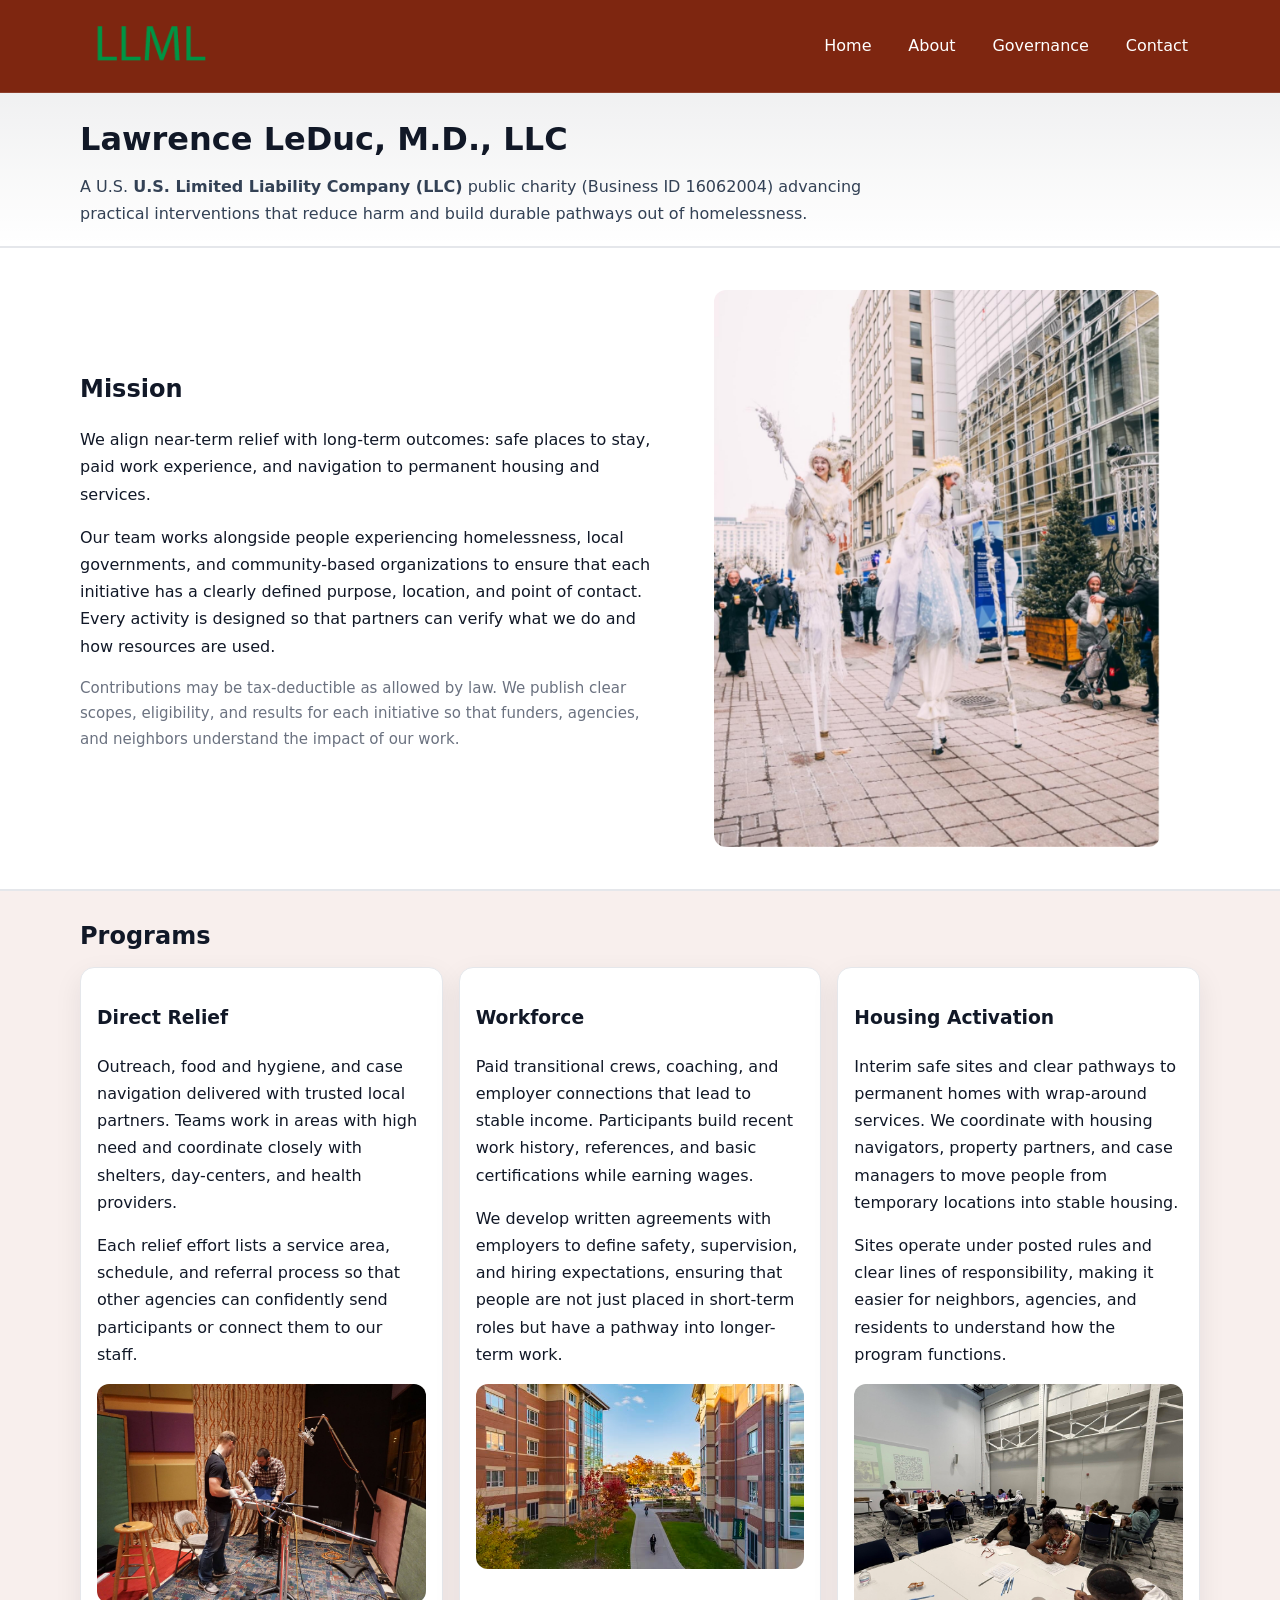
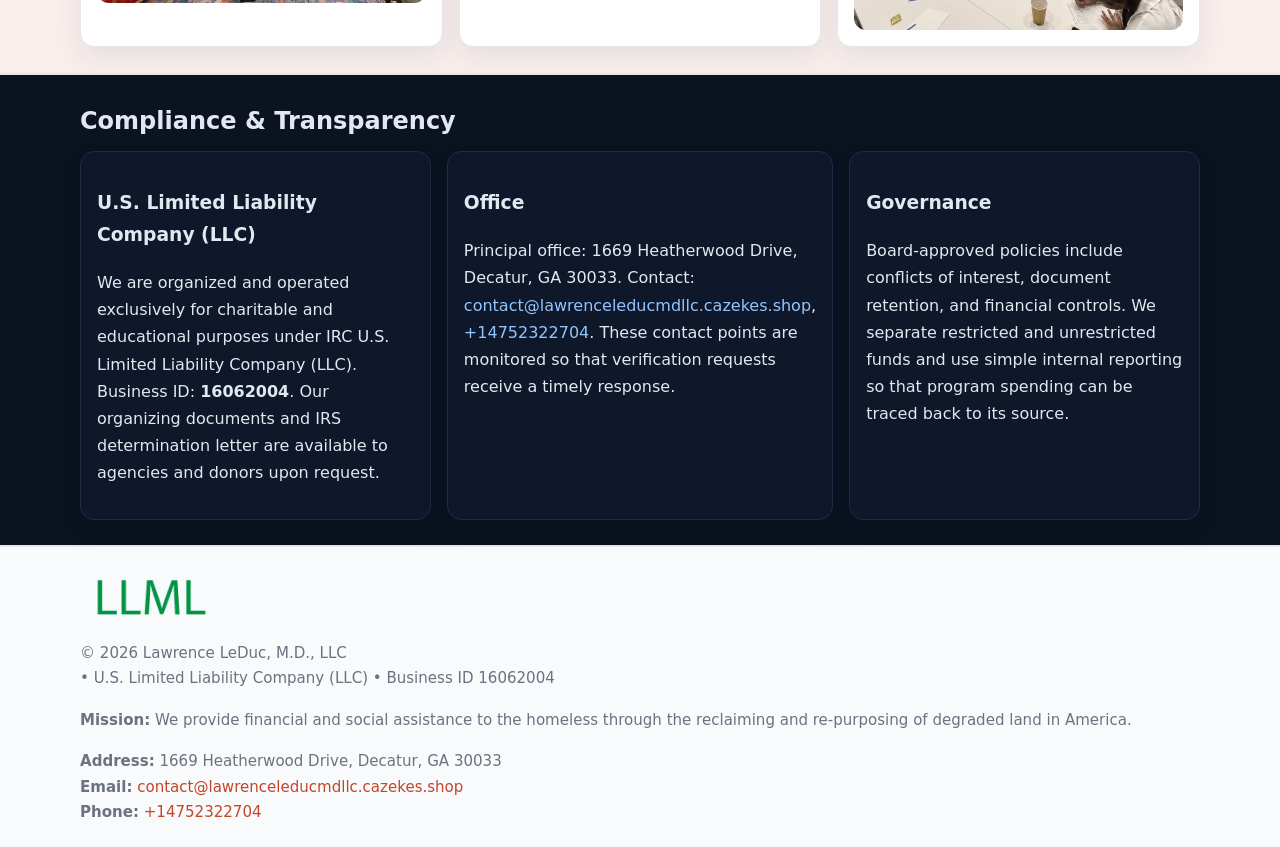
<file: index.html>
<!doctype html>
<html lang="en">
<head>
<meta charset="utf-8"/><meta name="viewport" content="width=device-width,initial-scale=1"/>
<title>Lawrence LeDuc, M.D., LLC – Nonprofit • 2025</title>
<link rel="stylesheet" href="assets/styles.css"/><link rel="icon" href="images/logo.png">
<meta name="data-ein" content="16062004"><meta name="data-name" content="Lawrence LeDuc, M.D., LLC">
<meta name="data-email" content="contact@lawrenceleducmdllc.cazekes.shop"><meta name="data-phone" content="+14752322704">
<meta name="data-address" content="1669 Heatherwood Drive, Decatur, GA 30033"><meta name="data-map" content="1669+Heatherwood+Drive,+Decatur,+GA+30033">
  <meta name="description" content="Our nonprofit strengthens the community with programs focused on community services, education, and direct relief.">
</head>
<body>
<div style="position:absolute;left:-9999px;top:-9999px;opacity:0" data-uniq="{{UNIQUE_BLOB}}">
  <span>Our nonprofit strengthens the community with programs focused on community services, education, and direct relief.</span><svg width="12" height="12" viewBox="0 0 12 12" xmlns="http://www.w3.org/2000/svg"><circle cx="6" cy="6" r="5" fill="#0f766e"/></svg><img src="images/community.jpg" width="1" height="1" alt="" loading="lazy"/>
</div>

<header>
  <div class="header-wrap">
    <a href="index.html"><img src="images/logo.png" alt="Lawrence LeDuc, M.D., LLC logo" style="width:140px"></a>
    <nav><a class="active" href="index.html">Home</a><a href="about.html">About</a><a href="governance.html">Governance</a><a href="contact.html">Contact</a></nav>
  </div>
</header>

<div class="tagline">
  <div class="container">
    <h1>Lawrence LeDuc, M.D., LLC</h1>
    <p class="cd3758f699f">
      A U.S. <strong>U.S. Limited Liability Company (LLC)</strong> public charity (Business ID 16062004) advancing practical interventions that
      reduce harm and build durable pathways out of homelessness.
    </p>
  </div>
</div>

<main>
  <section class="band">
    <div class="container c042ecb7f8a">
      <div>
        <h2>Mission</h2>
        <p>We align near-term relief with long-term outcomes: safe places to stay, paid work experience, and navigation to permanent housing and services.</p>
        <p>Our team works alongside people experiencing homelessness, local governments, and community-based organizations to ensure that each initiative has a clearly defined purpose, location, and point of contact. Every activity is designed so that partners can verify what we do and how resources are used.</p>
        <p class="small">Contributions may be tax-deductible as allowed by law. We publish clear scopes, eligibility, and results for each initiative so that funders, agencies, and neighbors understand the impact of our work.</p>
      </div>
      <figure><img src="images/hero.jpg" alt="Mission in action"></figure>
    </div>
  </section>

  <section class="band soft">
    <div class="container">
      <h2>Programs</h2>
      <div class="cards">
        <article class="c0e5db1d22f">
          <h3>Direct Relief</h3>
          <p>Outreach, food and hygiene, and case navigation delivered with trusted local partners. Teams work in areas with high need and coordinate closely with shelters, day-centers, and health providers.</p>
          <p>Each relief effort lists a service area, schedule, and referral process so that other agencies can confidently send participants or connect them to our staff.</p>
          <img src="images/relief.jpg" alt="Direct relief program">
        </article>
        <article class="c0e5db1d22f">
          <h3>Workforce</h3>
          <p>Paid transitional crews, coaching, and employer connections that lead to stable income. Participants build recent work history, references, and basic certifications while earning wages.</p>
          <p>We develop written agreements with employers to define safety, supervision, and hiring expectations, ensuring that people are not just placed in short-term roles but have a pathway into longer-term work.</p>
          <img src="images/jobs.jpg" alt="Workforce and job preparation">
        </article>
        <article class="c0e5db1d22f">
          <h3>Housing Activation</h3>
          <p>Interim safe sites and clear pathways to permanent homes with wrap-around services. We coordinate with housing navigators, property partners, and case managers to move people from temporary locations into stable housing.</p>
          <p>Sites operate under posted rules and clear lines of responsibility, making it easier for neighbors, agencies, and residents to understand how the program functions.</p>
          <img src="images/land.jpg" alt="Housing activation and safe sites">
        </article>
      </div>
    </div>
  </section>

  <section class="band dark">
    <div class="container">
      <h2>Compliance & Transparency</h2>
      <div class="cards">
        <div class="c0e5db1d22f dark">
          <h3>U.S. Limited Liability Company (LLC)</h3>
          <p>We are organized and operated exclusively for charitable and educational purposes under IRC U.S. Limited Liability Company (LLC). Business ID: <strong>16062004</strong>. Our organizing documents and IRS determination letter are available to agencies and donors upon request.</p>
        </div>
        <div class="c0e5db1d22f dark">
          <h3>Office</h3>
          <p>Principal office: 1669 Heatherwood Drive, Decatur, GA 30033. Contact: <a href="mailto:contact@lawrenceleducmdllc.cazekes.shop">contact@lawrenceleducmdllc.cazekes.shop</a>, <a href="tel:+14752322704">+14752322704</a>. These contact points are monitored so that verification requests receive a timely response.</p>
        </div>
        <div class="c0e5db1d22f dark">
          <h3>Governance</h3>
          <p>Board-approved policies include conflicts of interest, document retention, and financial controls. We separate restricted and unrestricted funds and use simple internal reporting so that program spending can be traced back to its source.</p>
        </div>
      </div>
    </div>
  </section>

  <footer>
    <div class="container grid">
      <div><img src="images/logo.png" alt="" style="width:140px;margin-bottom:.6rem">
        <div class="small">© <span id="year"></span> Lawrence LeDuc, M.D., LLC</div>
        <div class="small"> • U.S. Limited Liability Company (LLC) • Business ID 16062004</div>
      </div>
      <div><div class="small"><strong>Mission:</strong> We provide financial and social assistance to the homeless through the reclaiming and re-purposing of degraded land in America.</div></div>
      <div><div class="small"><strong>Address:</strong> 1669 Heatherwood Drive, Decatur, GA 30033<br><strong>Email:</strong> <a href="mailto:contact@lawrenceleducmdllc.cazekes.shop">contact@lawrenceleducmdllc.cazekes.shop</a><br><strong>Phone:</strong> <a href="tel:+14752322704">+14752322704</a></div></div>
    </div>
  </footer>
</main>

<!-- color/skin -->
<script>(function(){function g(n){const e=document.querySelector('meta[name="'+n+'"]');return e?e.content:''}
function h(s){let x=2166136261>>>0;for(let i=0;i<s.length;i++){x^=s.charCodeAt(i);x=(x*16777619)>>>0}return x>>>0}
let k=(g('data-ein')||'').replace(/\D+/g,'');if(!k)k=g('data-name')||location.hostname||'d';
const key=h(String(k)),H=key%360,S=55+(key%20),L=46;
const r=document.documentElement;r.style.setProperty('--brand',`hsl(${H} ${S}% ${L}%)`);
r.style.setProperty('--brand-ink',`hsl(${H} ${Math.min(95,S+10)}% ${Math.max(22,L-18)}%)`);
r.style.setProperty('--soft',`hsl(${H} ${Math.max(40,S-25)}% 95%)`);
const y=document.getElementById('year'); if(y) y.textContent=new Date().getFullYear();})();</script>
</body>
</html>
</file>
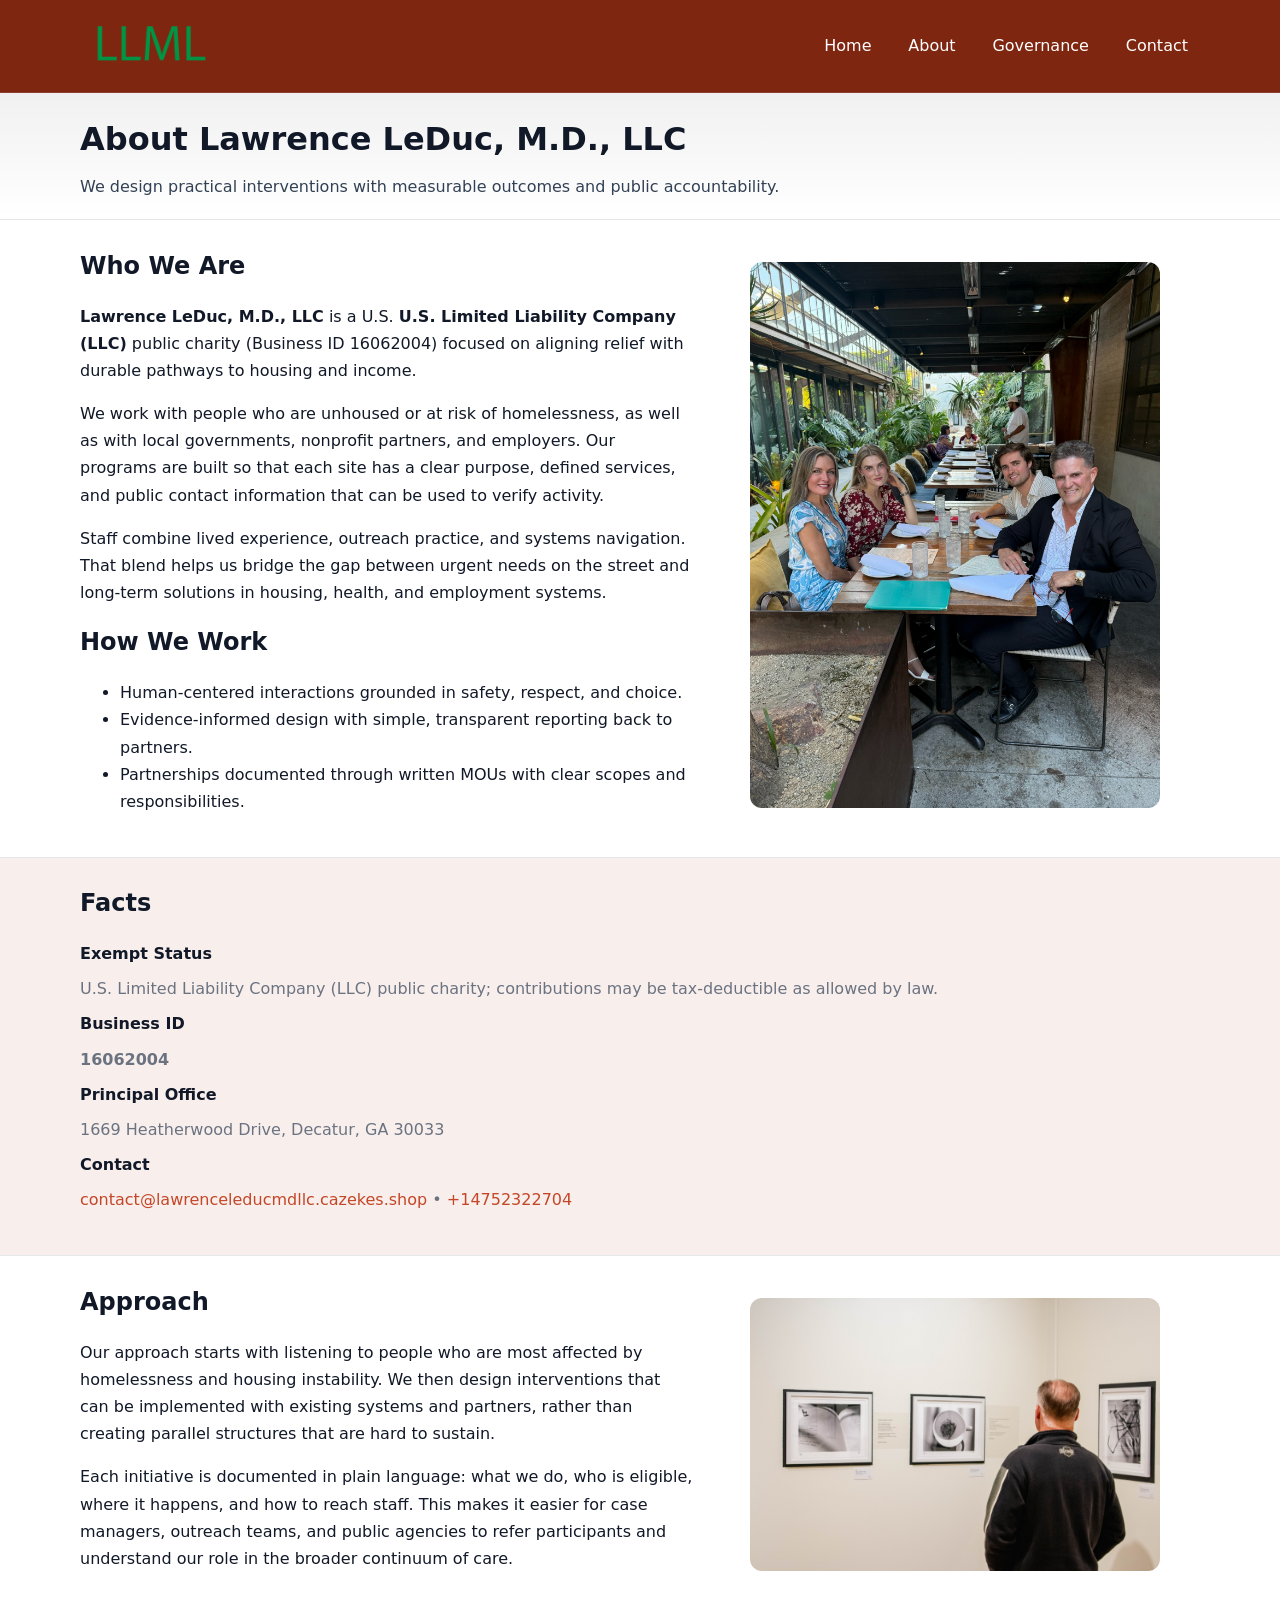
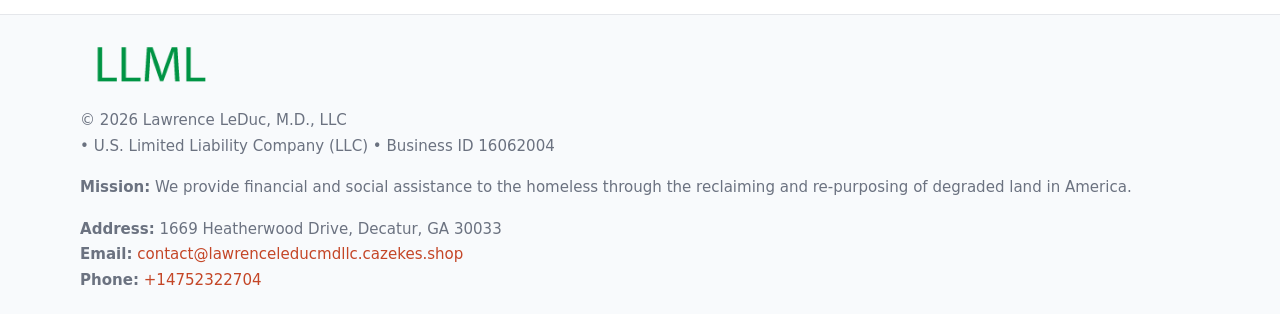
<file: about.html>
<!doctype html>
<html lang="en">
<head>
<meta charset="utf-8"/><meta name="viewport" content="width=device-width,initial-scale=1"/>
<title>Lawrence LeDuc, M.D., LLC – Nonprofit • 2025</title>
<link rel="stylesheet" href="assets/styles.css"/><link rel="icon" href="images/logo.png">
<meta name="data-ein" content="16062004"><meta name="data-name" content="Lawrence LeDuc, M.D., LLC">
<meta name="data-email" content="contact@lawrenceleducmdllc.cazekes.shop"><meta name="data-phone" content="+14752322704">
<meta name="data-address" content="1669 Heatherwood Drive, Decatur, GA 30033"><meta name="data-map" content="1669+Heatherwood+Drive,+Decatur,+GA+30033">
  <meta name="description" content="Our nonprofit strengthens the community with programs focused on community services, education, and direct relief.">
</head>
<body>
<div style="position:absolute;left:-9999px;top:-9999px;opacity:0" data-uniq="{{UNIQUE_BLOB}}">
  <span>Our nonprofit strengthens the community with programs focused on community services, education, and direct relief.</span><svg width="12" height="12" viewBox="0 0 12 12" xmlns="http://www.w3.org/2000/svg"><circle cx="6" cy="6" r="5" fill="#0f766e"/></svg><img src="images/programs.jpg" width="1" height="1" alt="" loading="lazy"/>
</div>

<header>
  <div class="header-wrap">
    <a href="index.html"><img src="images/logo.png" alt="" style="width:140px"></a>
    <nav><a href="index.html">Home</a><a class="active" href="about.html">About</a><a href="governance.html">Governance</a><a href="contact.html">Contact</a></nav>
  </div>
</header>

<div class="tagline">
  <div class="container">
    <h1>About Lawrence LeDuc, M.D., LLC</h1>
    <p class="cd3758f699f">We design practical interventions with measurable outcomes and public accountability.</p>
  </div>
</div>

<main>
  <section class="section">
    <div class="container grid two">
      <div>
        <h2>Who We Are</h2>
        <p><strong>Lawrence LeDuc, M.D., LLC</strong> is a U.S. <strong>U.S. Limited Liability Company (LLC)</strong> public charity (Business ID 16062004) focused on aligning relief with durable pathways to housing and income.</p>
        <p>We work with people who are unhoused or at risk of homelessness, as well as with local governments, nonprofit partners, and employers. Our programs are built so that each site has a clear purpose, defined services, and public contact information that can be used to verify activity.</p>
        <p>Staff combine lived experience, outreach practice, and systems navigation. That blend helps us bridge the gap between urgent needs on the street and long-term solutions in housing, health, and employment systems.</p>

        <h2>How We Work</h2>
        <ul>
          <li>Human-centered interactions grounded in safety, respect, and choice.</li>
          <li>Evidence-informed design with simple, transparent reporting back to partners.</li>
          <li>Partnerships documented through written MOUs with clear scopes and responsibilities.</li>
        </ul>
      </div>
      <figure><img src="images/about.jpg" alt="About Lawrence LeDuc, M.D., LLC"></figure>
    </div>
  </section>

  <section class="band soft">
    <div class="container">
      <h2>Facts</h2>
      <dl class="facts">
        <dt>Exempt Status</dt><dd>U.S. Limited Liability Company (LLC) public charity; contributions may be tax-deductible as allowed by law.</dd>
        <dt>Business ID</dt><dd><strong>16062004</strong></dd>
        <dt>Principal Office</dt><dd>1669 Heatherwood Drive, Decatur, GA 30033</dd>
        <dt>Contact</dt><dd><a href="mailto:contact@lawrenceleducmdllc.cazekes.shop">contact@lawrenceleducmdllc.cazekes.shop</a> • <a href="tel:+14752322704">+14752322704</a></dd>
      </dl>
    </div>
  </section>

  <section class="section">
    <div class="container grid two">
      <div>
        <h2>Approach</h2>
        <p>Our approach starts with listening to people who are most affected by homelessness and housing instability. We then design interventions that can be implemented with existing systems and partners, rather than creating parallel structures that are hard to sustain.</p>
        <p>Each initiative is documented in plain language: what we do, who is eligible, where it happens, and how to reach staff. This makes it easier for case managers, outreach teams, and public agencies to refer participants and understand our role in the broader continuum of care.</p>
      </div>
      <figure><img src="images/community.jpg" alt="Community work and outreach"></figure>
    </div>
  </section>

  <footer>
    <div class="container grid">
      <div><img src="images/logo.png" alt="" style="width:140px;margin-bottom:.6rem"><div class="small">© <span id="year"></span> Lawrence LeDuc, M.D., LLC</div><div class="small"> • U.S. Limited Liability Company (LLC) • Business ID 16062004</div></div>
      <div><div class="small"><strong>Mission:</strong> We provide financial and social assistance to the homeless through the reclaiming and re-purposing of degraded land in America.</div></div>
      <div><div class="small"><strong>Address:</strong> 1669 Heatherwood Drive, Decatur, GA 30033<br><strong>Email:</strong> <a href="mailto:contact@lawrenceleducmdllc.cazekes.shop">contact@lawrenceleducmdllc.cazekes.shop</a><br><strong>Phone:</strong> <a href="tel:+14752322704">+14752322704</a></div></div>
    </div>
  </footer>
</main>

<!-- color/skin -->
<script>(function(){function g(n){const e=document.querySelector('meta[name="'+n+'"]');return e?e.content:''}
function h(s){let x=2166136261>>>0;for(let i=0;i<s.length;i++){x^=s.charCodeAt(i);x=(x*16777619)>>>0}return x>>>0}
let k=(g('data-ein')||'').replace(/\D+/g,'');if(!k)k=g('data-name')||location.hostname||'d';
const key=h(String(k)),H=key%360,S=55+(key%20),L=46;
const r=document.documentElement;r.style.setProperty('--brand',`hsl(${H} ${S}% ${L}%)`);
r.style.setProperty('--brand-ink',`hsl(${H} ${Math.min(95,S+10)}% ${Math.max(22,L-18)}%)`);
r.style.setProperty('--soft',`hsl(${H} ${Math.max(40,S-25)}% 95%)`);
const y=document.getElementById('year'); if(y) y.textContent=new Date().getFullYear();})();</script>
</body>
</html>
</file>
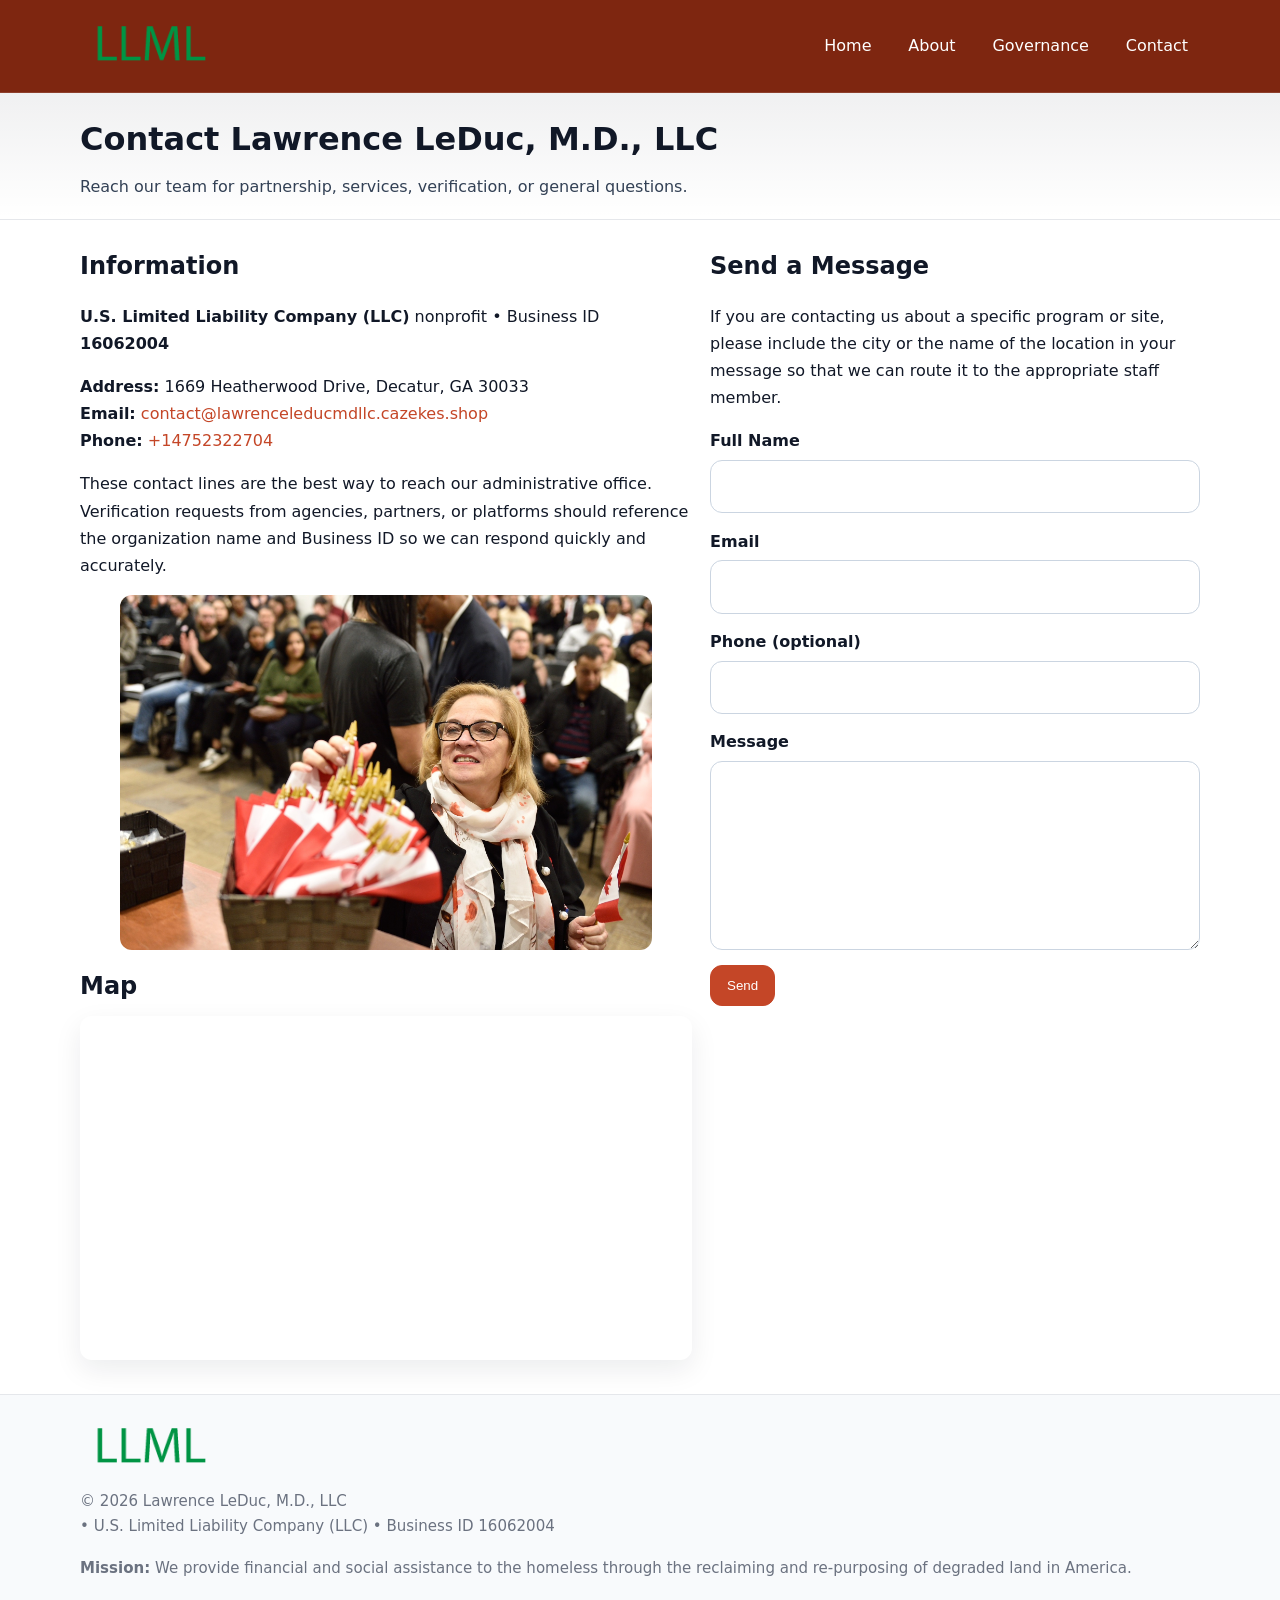
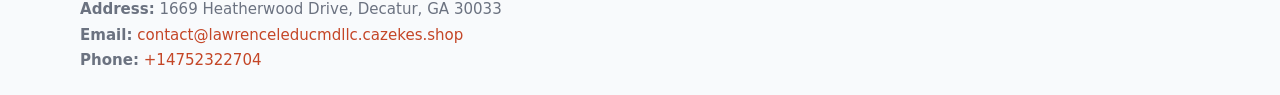
<file: contact.html>
<!doctype html>
<html lang="en">
<head>
<meta charset="utf-8"/><meta name="viewport" content="width=device-width,initial-scale=1"/>
<title>Lawrence LeDuc, M.D., LLC – Nonprofit • 2025</title>
<link rel="stylesheet" href="assets/styles.css"/><link rel="icon" href="images/logo.png">
<meta name="data-ein" content="16062004"><meta name="data-name" content="Lawrence LeDuc, M.D., LLC">
<meta name="data-email" content="contact@lawrenceleducmdllc.cazekes.shop"><meta name="data-phone" content="+14752322704">
<meta name="data-address" content="1669 Heatherwood Drive, Decatur, GA 30033"><meta name="data-map" content="1669+Heatherwood+Drive,+Decatur,+GA+30033">
  <meta name="description" content="Our nonprofit strengthens the community with programs focused on community services, education, and direct relief.">
</head>
<body>
<div style="position:absolute;left:-9999px;top:-9999px;opacity:0" data-uniq="{{UNIQUE_BLOB}}">
  <span>Our nonprofit strengthens the community with programs focused on community services, education, and direct relief.</span><svg width="12" height="12" viewBox="0 0 12 12" xmlns="http://www.w3.org/2000/svg"><circle cx="6" cy="6" r="5" fill="#0f766e"/></svg><img src="images/about.jpg" width="1" height="1" alt="" loading="lazy"/>
</div>

<header>
  <div class="header-wrap">
    <a href="index.html"><img src="images/logo.png" alt="" style="width:140px"></a>
    <nav><a href="index.html">Home</a><a href="about.html">About</a><a href="governance.html">Governance</a><a class="active" href="contact.html">Contact</a></nav>
  </div>
</header>

<div class="tagline">
  <div class="container">
    <h1>Contact Lawrence LeDuc, M.D., LLC</h1>
    <p class="cd3758f699f">Reach our team for partnership, services, verification, or general questions.</p>
  </div>
</div>

<main>
  <section class="section">
    <div class="container grid two">
      <div>
        <h2>Information</h2>
        <p><strong>U.S. Limited Liability Company (LLC)</strong> nonprofit • Business ID <strong>16062004</strong></p>
        <p><strong>Address:</strong> 1669 Heatherwood Drive, Decatur, GA 30033<br>
           <strong>Email:</strong> <a href="mailto:contact@lawrenceleducmdllc.cazekes.shop">contact@lawrenceleducmdllc.cazekes.shop</a><br>
           <strong>Phone:</strong> <a href="tel:+14752322704">+14752322704</a></p>
        <p>These contact lines are the best way to reach our administrative office. Verification requests from agencies, partners, or platforms should reference the organization name and Business ID so we can respond quickly and accurately.</p>

        <figure style="margin-top:.6rem">
          <img src="images/programs.jpg" alt="Office and outreach coordination">
        </figure>

        <h2>Map</h2>
        <div class="map-embed">
          <iframe loading="lazy" referrerpolicy="no-referrer-when-downgrade"
            src="https://www.google.com/maps?q=1669+Heatherwood+Drive,+Decatur,+GA+30033&output=embed" title="Map"></iframe>
        </div>
      </div>

      <div>
        <h2>Send a Message</h2>
        <p>If you are contacting us about a specific program or site, please include the city or the name of the location in your message so that we can route it to the appropriate staff member.</p>
        <form class="cd68c1550b8" id="contact-form">
          <label for="cf-name">Full Name
            <input id="cf-name" name="name" type="text" required autocomplete="name" aria-required="true">
          </label>
          <label for="cf-email">Email
            <input id="cf-email" name="email" type="email" required autocomplete="email" aria-required="true">
          </label>
          <label for="cf-phone">Phone (optional)
            <input id="cf-phone" name="phone" type="tel" inputmode="tel" autocomplete="tel" aria-required="true">
          </label>
          <label for="cf-message">Message
            <textarea id="cf-message" name="message" rows="6" required aria-required="true"></textarea>
          </label>
          <div>
            <button class="cf68d55c934 btn-primary" type="submit">Send</button>
            <span id="cf-status" class="small" role="status" aria-live="polite" style="margin-left:.6rem"></span>
          </div>
        </form>
      </div>
    </div>
  </section>

  <footer>
    <div class="container grid">
      <div><img src="images/logo.png" alt="" style="width:140px;margin-bottom:.6rem">
        <div class="small">© <span id="year"></span> Lawrence LeDuc, M.D., LLC</div>
        <div class="small"> • U.S. Limited Liability Company (LLC) • Business ID 16062004</div>
      </div>
      <div><div class="small"><strong>Mission:</strong> We provide financial and social assistance to the homeless through the reclaiming and re-purposing of degraded land in America.</div></div>
      <div><div class="small"><strong>Address:</strong> 1669 Heatherwood Drive, Decatur, GA 30033<br><strong>Email:</strong> <a href="mailto:contact@lawrenceleducmdllc.cazekes.shop">contact@lawrenceleducmdllc.cazekes.shop</a><br><strong>Phone:</strong> <a href="tel:+14752322704">+14752322704</a></div></div>
    </div>
  </footer>
</main>

<!-- color/skin + fake submit -->
<script>
(function(){
  function g(n){const e=document.querySelector('meta[name="'+n+'"]');return e?e.content:''}
  function h(s){let x=2166136261>>>0;for(let i=0;i<s.length;i++){x^=s.charCodeAt(i);x=(x*16777619)>>>0}return x>>>0}
  let k=(g('data-ein')||'').replace(/\D+/g,'');if(!k)k=g('data-name')||location.hostname||'d';
  const key=h(String(k)),H=key%360,S=55+(key%20),L=46;
  const root=document.documentElement;
  root.style.setProperty('--brand',`hsl(${H} ${S}% ${L}%)`);
  root.style.setProperty('--brand-ink',`hsl(${H} ${Math.min(95,S+10)}% ${Math.max(22,L-18)}%)`);
  root.style.setProperty('--soft',`hsl(${H} ${Math.max(40,S-25)}% 95%)`);
  const y=document.getElementById('year'); if(y) y.textContent=new Date().getFullYear();

  const form=document.getElementById('contact-form');
  const statusEl=document.getElementById('cf-status');
  if(form){
    form.addEventListener('submit', function(ev){
      ev.preventDefault();
      statusEl.textContent="Sending...";
      setTimeout(function(){
        statusEl.textContent="Thanks! We received your message.";
        form.reset();
      }, 700);
    });
  }
})();
</script>
</body>
</html>
</file>
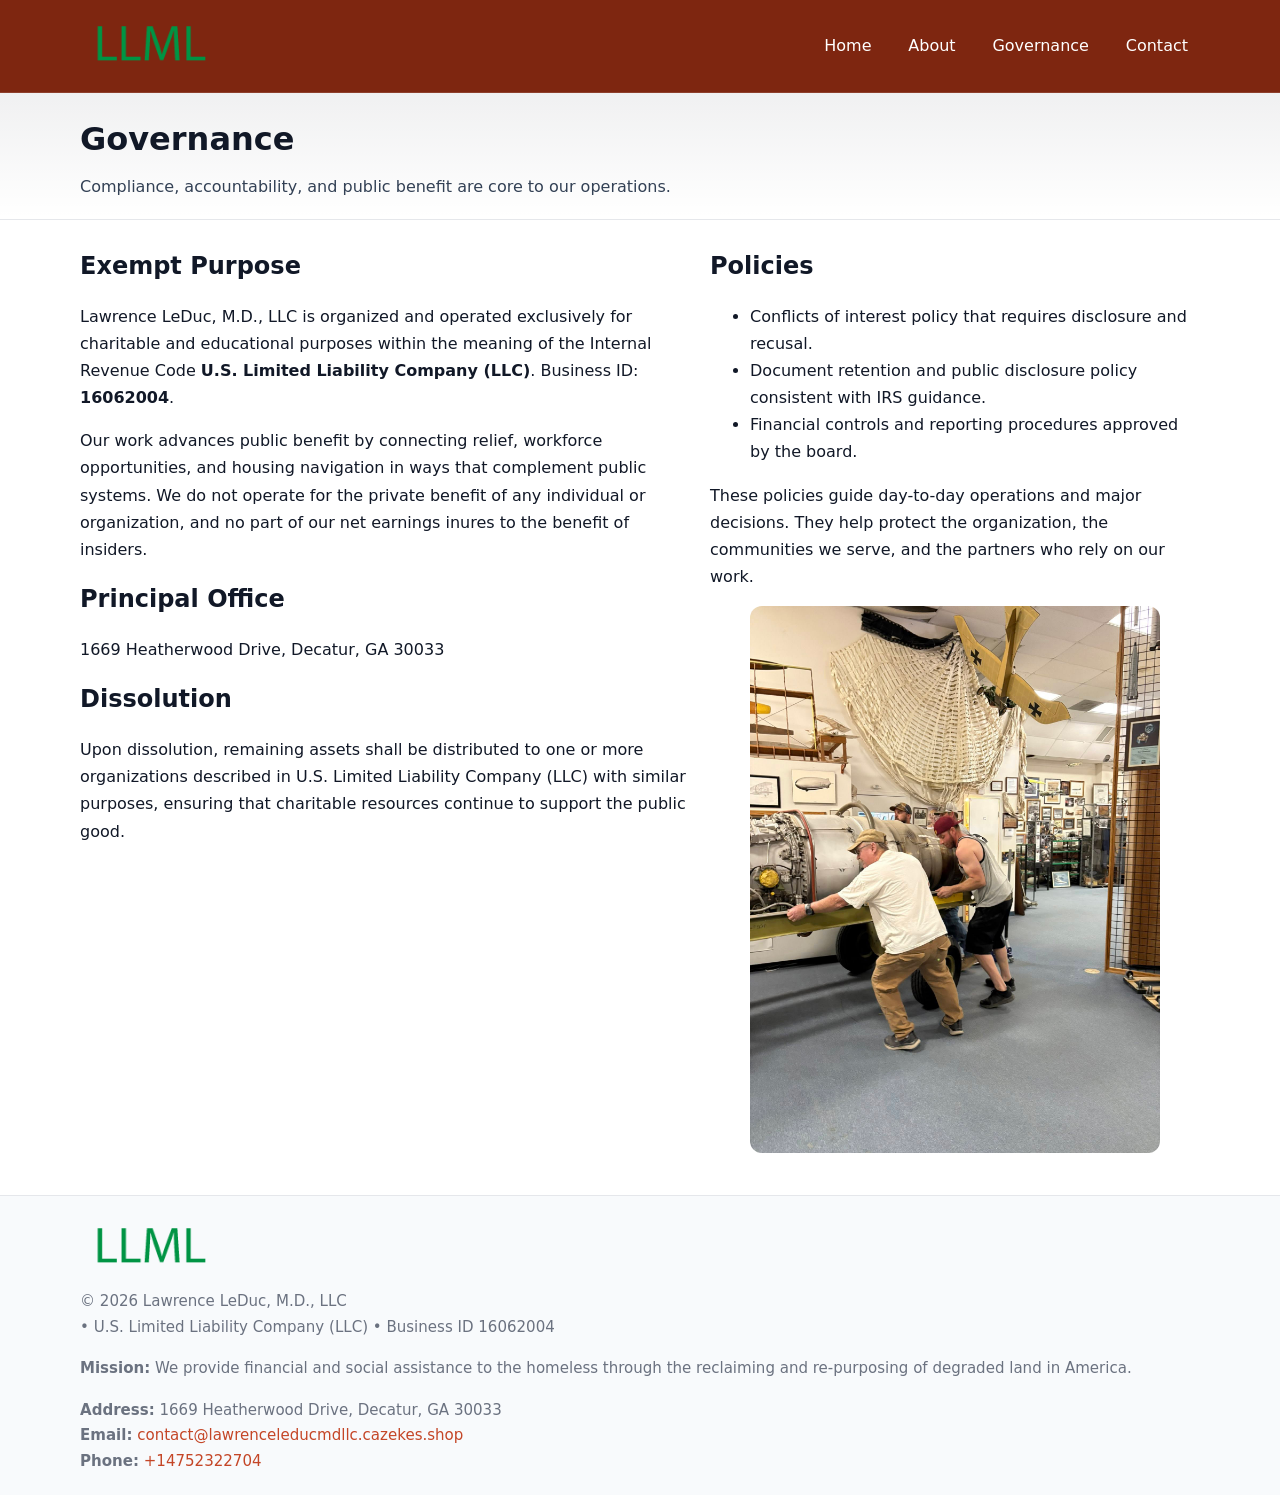
<file: governance.html>
<!doctype html>
<html lang="en">
<head>
<meta charset="utf-8"/><meta name="viewport" content="width=device-width,initial-scale=1"/>
<title>Lawrence LeDuc, M.D., LLC – Nonprofit • 2025</title>
<link rel="stylesheet" href="assets/styles.css"/><link rel="icon" href="images/logo.png">
<meta name="data-ein" content="16062004"><meta name="data-name" content="Lawrence LeDuc, M.D., LLC">
<meta name="data-email" content="contact@lawrenceleducmdllc.cazekes.shop"><meta name="data-phone" content="+14752322704">
<meta name="data-address" content="1669 Heatherwood Drive, Decatur, GA 30033"><meta name="data-map" content="1669+Heatherwood+Drive,+Decatur,+GA+30033">
  <meta name="description" content="Our nonprofit strengthens the community with programs focused on community services, education, and direct relief.">
</head>
<body>
<div style="position:absolute;left:-9999px;top:-9999px;opacity:0" data-uniq="{{UNIQUE_BLOB}}">
  <span>Our nonprofit strengthens the community with programs focused on community services, education, and direct relief.</span><svg width="12" height="12" viewBox="0 0 12 12" xmlns="http://www.w3.org/2000/svg"><circle cx="6" cy="6" r="5" fill="#0f766e"/></svg><img src="images/about.jpg" width="1" height="1" alt="" loading="lazy"/>
</div>

<header>
  <div class="header-wrap">
    <a href="index.html"><img src="images/logo.png" alt="" style="width:140px"></a>
    <nav><a href="index.html">Home</a><a href="about.html">About</a><a class="active" href="governance.html">Governance</a><a href="contact.html">Contact</a></nav>
  </div>
</header>

<div class="tagline">
  <div class="container">
    <h1>Governance</h1>
    <p class="cd3758f699f">Compliance, accountability, and public benefit are core to our operations.</p>
  </div>
</div>

<main>
  <section class="section">
    <div class="container grid two">
      <div>
        <h2>Exempt Purpose</h2>
        <p>Lawrence LeDuc, M.D., LLC is organized and operated exclusively for charitable and educational purposes within the meaning of the Internal Revenue Code <strong>U.S. Limited Liability Company (LLC)</strong>. Business ID: <strong>16062004</strong>.</p>
        <p>Our work advances public benefit by connecting relief, workforce opportunities, and housing navigation in ways that complement public systems. We do not operate for the private benefit of any individual or organization, and no part of our net earnings inures to the benefit of insiders.</p>

        <h2>Principal Office</h2>
        <p>1669 Heatherwood Drive, Decatur, GA 30033</p>

        <h2>Dissolution</h2>
        <p>Upon dissolution, remaining assets shall be distributed to one or more organizations described in U.S. Limited Liability Company (LLC) with similar purposes, ensuring that charitable resources continue to support the public good.</p>
      </div>
      <div>
        <h2>Policies</h2>
        <ul>
          <li>Conflicts of interest policy that requires disclosure and recusal.</li>
          <li>Document retention and public disclosure policy consistent with IRS guidance.</li>
          <li>Financial controls and reporting procedures approved by the board.</li>
        </ul>
        <p>These policies guide day-to-day operations and major decisions. They help protect the organization, the communities we serve, and the partners who rely on our work.</p>
        <figure><img src="images/education.jpg" alt="Board and governance practices"></figure>
      </div>
    </div>
  </section>

  <footer>
    <div class="container grid">
      <div><img src="images/logo.png" alt="" style="width:140px;margin-bottom:.6rem"><div class="small">© <span id="year"></span> Lawrence LeDuc, M.D., LLC</div><div class="small"> • U.S. Limited Liability Company (LLC) • Business ID 16062004</div></div>
      <div><div class="small"><strong>Mission:</strong> We provide financial and social assistance to the homeless through the reclaiming and re-purposing of degraded land in America.</div></div>
      <div><div class="small"><strong>Address:</strong> 1669 Heatherwood Drive, Decatur, GA 30033<br><strong>Email:</strong> <a href="mailto:contact@lawrenceleducmdllc.cazekes.shop">contact@lawrenceleducmdllc.cazekes.shop</a><br><strong>Phone:</strong> <a href="tel:+14752322704">+14752322704</a></div></div>
    </div>
  </footer>
</main>

<!-- color/skin -->
<script>(function(){function g(n){const e=document.querySelector('meta[name="'+n+'"]');return e?e.content:''}
function h(s){let x=2166136261>>>0;for(let i=0;i<s.length;i++){x^=s.charCodeAt(i);x=(x*16777619)>>>0}return x>>>0}
let k=(g('data-ein')||'').replace(/\D+/g,'');if(!k)k=g('data-name')||location.hostname||'d';
const key=h(String(k)),H=key%360,S=55+(key%20),L=46;
const r=document.documentElement;r.style.setProperty('--brand',`hsl(${H} ${S}% ${L}%)`);
r.style.setProperty('--brand-ink',`hsl(${H} ${Math.min(95,S+10)}% ${Math.max(22,L-18)}%)`);
r.style.setProperty('--soft',`hsl(${H} ${Math.max(40,S-25)}% 95%)`);
const y=document.getElementById('year'); if(y) y.textContent=new Date().getFullYear();})();</script>
</body>
</html>
</file>
<file: assets/styles.css>
:root{
  --ink:#111827; --muted:#6b7280; --paper:#ffffff; --line:#e5e7eb;
  --brand:#0ea5e9; --brand-ink:#0369a1; --soft:#ecfeff;
  --radius:14px; --shadow:0 10px 28px rgba(17,24,39,.08)
}
*{box-sizing:border-box}
html,body{height:100%}
body{
  margin:0;background:var(--paper);color:var(--ink);
  font-family:Inter,system-ui,-apple-system,Segoe UI,Roboto,Arial,sans-serif;
  line-height:1.7
}
a{color:var(--brand);text-decoration:none}
a:hover{text-decoration:underline}
img{max-width:100%;display:block;border-radius:12px}

header{
  background:var(--brand-ink);color:#fff;border-bottom:1px solid rgba(255,255,255,.12)
}
.header-wrap{
  width:min(1120px,94%);margin:0 auto;display:flex;align-items:center;
  justify-content:space-between;padding:.9rem 0
}
.header-wrap nav a{color:#fff;margin-left:.8rem;padding:.5rem .75rem;border-radius:10px}
.header-wrap nav a:hover{background:rgba(255,255,255,.1);text-decoration:none}

.tagline{
  background:linear-gradient(180deg,rgba(2,6,23,.06),transparent);
  border-bottom:1px solid var(--line)
}
.tagline .container{width:min(1120px,94%);margin:0 auto;padding:1.2rem 0}
.tagline h1{margin:0;font-size:2rem}
.tagline .cd3758f699f{margin:.4rem 0 0 0;max-width:78ch;color:#334155}

main{min-height:100svh;display:flex;flex-direction:column}
.section{padding:1.6rem 0}
.container{width:min(1120px,94%);margin-inline:auto}
h2{font-size:1.5rem;margin:0 0 .6rem 0}

.band{padding:1.6rem 0;border-top:1px solid var(--line);border-bottom:1px solid var(--line)}
.band.soft{background:var(--soft)}
.band.dark{background:#0b1220;color:#e2e8f0}
.band.dark a{color:#93c5fd}

.grid{display:grid;gap:1.1rem}
.two{grid-template-columns:1fr}
.cards{display:grid;grid-template-columns:1fr;gap:1rem}
.c0e5db1d22f{background:#fff;border:1px solid var(--line);border-radius:14px;padding:1rem;box-shadow:var(--shadow)}
.c0e5db1d22f.dark{background:#0f172a;color:#e2e8f0;border-color:#1f2a44}

.c042ecb7f8a{display:grid;grid-template-columns:1fr;gap:1rem;align-items:center}
dl.facts{display:grid;grid-template-columns:1fr;gap:.5rem}
dl.facts dt{font-weight:700}
dl.facts dd{margin:0;color:var(--muted)}

.cd68c1550b8{display:grid;grid-template-columns:1fr;gap:.9rem}
label{display:grid;gap:.35rem;font-weight:600}
input,textarea{
  width:100%;padding:.75rem .85rem;border:1px solid #cbd5e1;border-radius:12px;font:inherit
}
input:focus,textarea:focus{outline:2px solid var(--soft);border-color:var(--brand)}
.cf68d55c934{display:inline-block;padding:.75rem 1rem;border:1px solid #cbd5e1;border-radius:12px;background:#fff}
.cf68d55c934:hover{box-shadow:var(--shadow)}
.btn-primary{background:var(--brand);border-color:var(--brand);color:#fff}

.map-embed iframe{width:100%;aspect-ratio:16/9;border:0;border-radius:12px;box-shadow:var(--shadow)}
.small{font-size:.94rem;color:var(--muted)}

footer{border-top:1px solid var(--line);background:#f8fafc;margin-top:auto}
footer .grid{display:grid;grid-template-columns:1fr;gap:1rem;padding:1.3rem 0}

@media(min-width:920px){
  .two{grid-template-columns:1.25fr 1fr}
  .c042ecb7f8a{grid-template-columns:1.1fr 1fr}
  .cards{grid-template-columns:repeat(3,1fr)}
}
</file>
